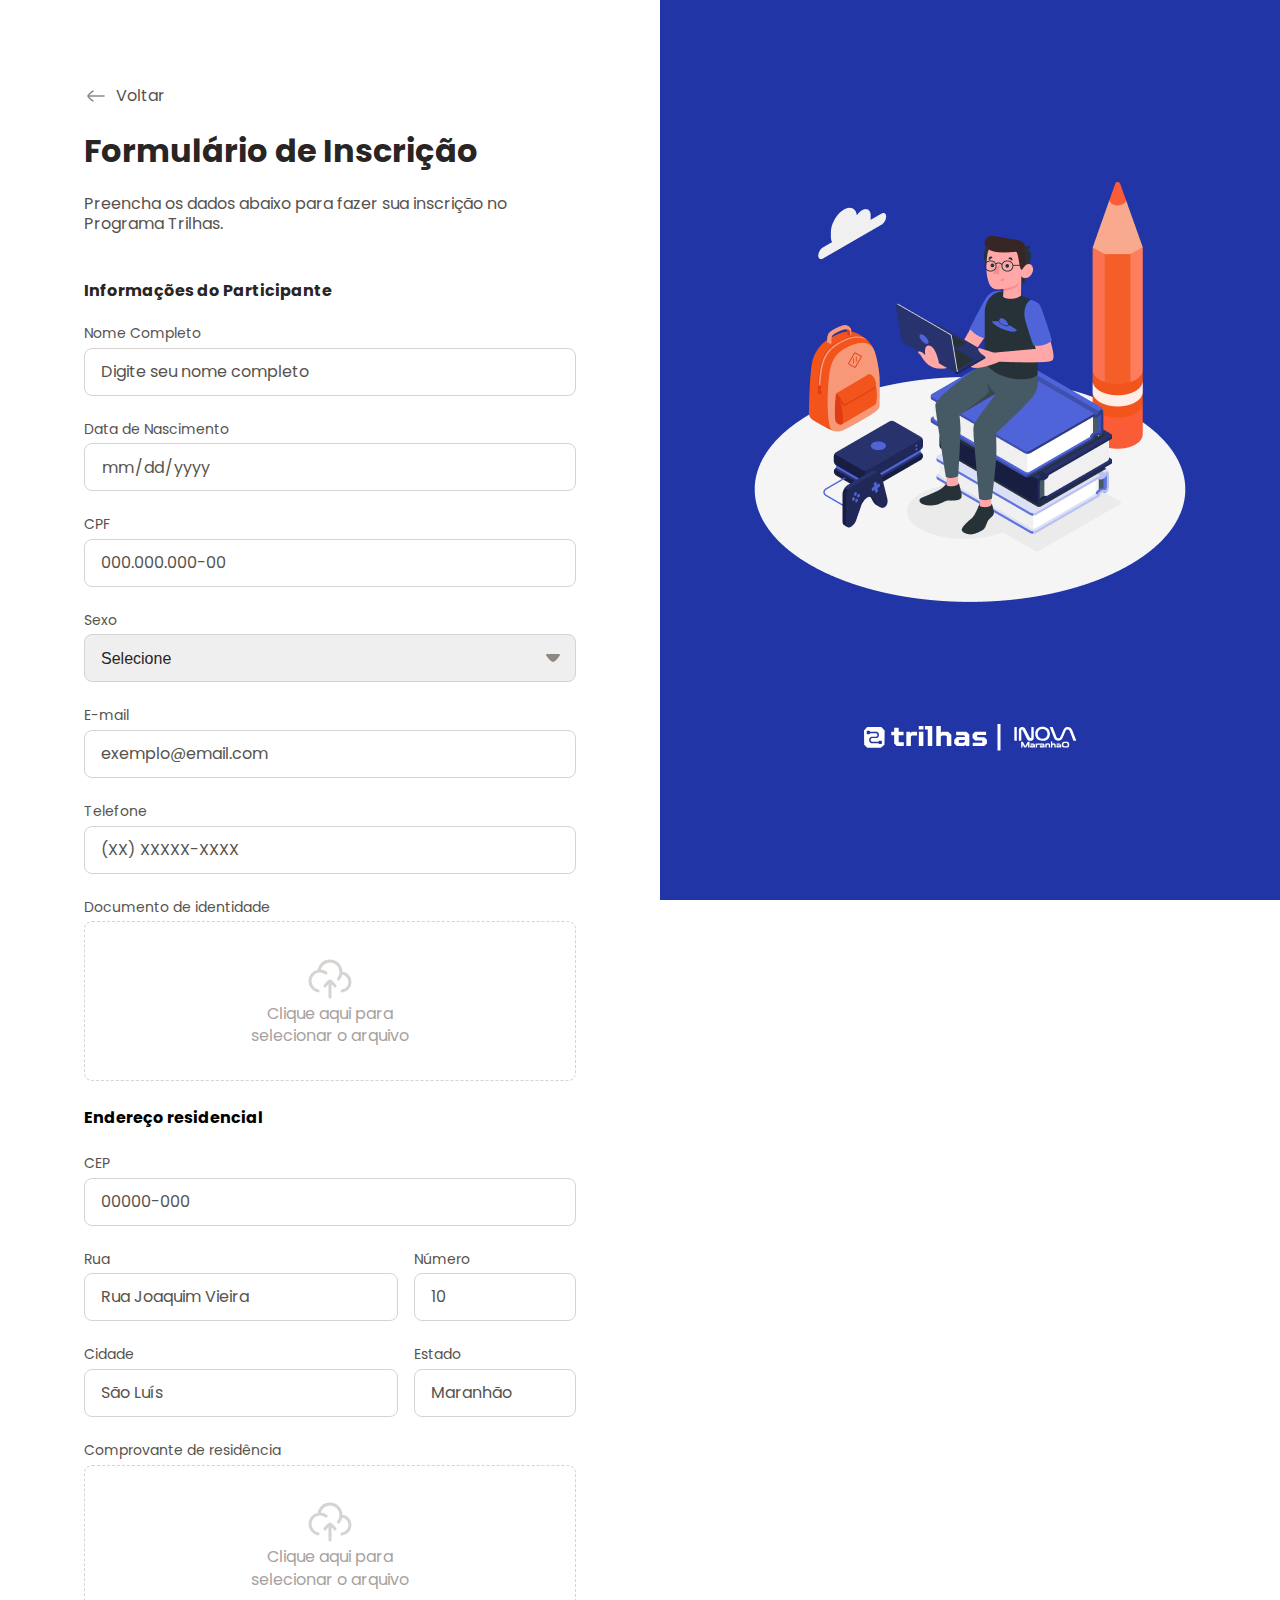
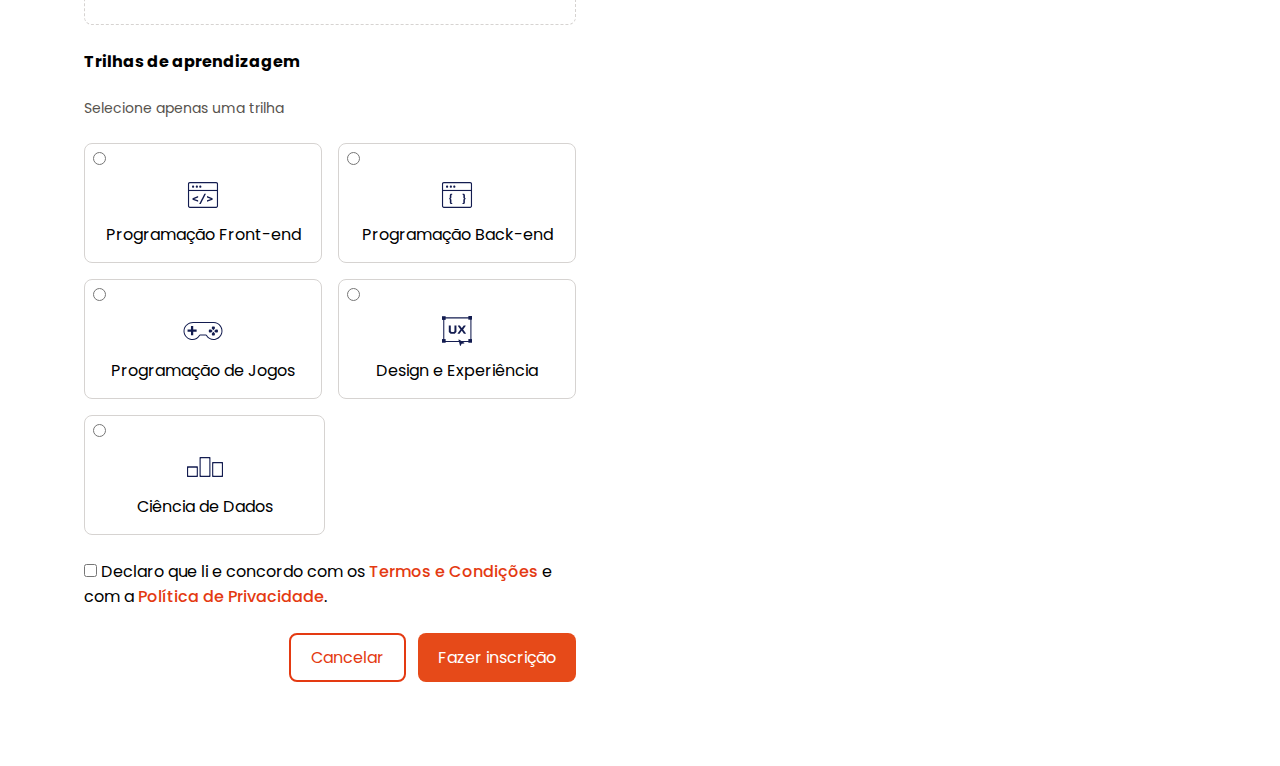
<file: src/index.html>
<!DOCTYPE html>
<html lang="pt-br">
    <head>
        <meta charset="UTF-8">
        <meta name="viewport" content="width=device-width, initial-scale=1.0">
        <title>Formulário de Inscrição</title>
        <link rel="stylesheet" href="css/styles.css">
    </head>
    <body>
        <div class="form-container">

            <div class="spacing__default">
                <div class="back__container">
                    <img src="../assets/images/icons/arrow-left-02.png" alt="arrow-left-02">
                    <p class="text">Voltar</p>
                </div>
                <h1 class="heading1 text__primary">Formulário de Inscrição</h1>
                <p class="text text__secondary">Preencha os dados abaixo para fazer sua inscrição no Programa Trilhas.</p>

                <form class="form__register" action="" method="post">

                    <h4 class="info__participant">Informações do Participante</h4>
                
                    <div class="field">
                        <label class="input__label" for="nome">Nome Completo</label>
                        <input type="text" id="nome" name="nome" placeholder="Digite seu nome completo" required>
                    </div>
                
                    <div class="field">
                        <label class="input__label" for="data_nascimento">Data de Nascimento</label>
                        <input type="date" id="data_nascimento" name="data_nascimento" placeholder="dd/mm/aa" required>
                    </div>
                
                    <div class="field">
                        <label class="input__label" for="cpf">CPF</label>
                        <input type="text" id="cpf" name="cpf" placeholder="000.000.000-00" required>
                    </div>
                
                    <div class="field">
                        <label class="input__label" for="sexo">Sexo</label>
                        <select id="sexo" name="sexo" required>
                            <option value="">Selecione</option>
                            <option value="masculino">Masculino</option>
                            <option value="feminino">Feminino</option>
                            <option value="outro">Outro</option>
                        </select>
                    </div>
                
                    <div class="field">
                        <label class="input__label" for="email">E-mail</label>
                        <input type="email" id="email" name="email" placeholder="exemplo@email.com" required>
                    </div>
                
                    <div class="field">
                        <label class="input__label" for="telefone">Telefone</label>
                        <input type="tel" id="telefone" name="telefone" placeholder="(XX) XXXXX-XXXX" required>
                    </div>
                
                    <div class="field">
                        <label class="input__label" for="identidade">Documento de identidade</label>
                        <label class="input__label file__label" for="identidade">
                            <img src="../assets/images/icons/cloud-upload.svg" alt="nuvem-upload">
                            <p>Clique aqui para</p>
                            <p>selecionar o arquivo</p>
                        </label>
                        <input type="file" id="identidade" name="identidade" required>
                    </div>
                
                    <h4 class="informacoes__participante">Endereço residencial</h4>
                    
                    <div class="field">
                        <label class="input__label" for="cep">CEP</label>
                        <input type="text" id="cep" name="cep" placeholder="00000-000" required>
                    </div>

                    <div class="residential__fields">              
                        <div class="field">
                            <label class="input__label" for="rua">Rua</label>
                            <input type="text" id="rua" name="rua" placeholder="Rua Joaquim Vieira" required>
                        </div>
                        
                        <div class="field">
                            <label class="input__label" for="numero">Número</label>
                            <input type="text" id="numero" name="numero" placeholder="10" required>
                        </div>
                    </div>

                    <div class="residential__fields">
                        <div class="field">
                            <label class="input__label" for="cidade">Cidade</label>
                            <input type="text" id="cidade" name="cidade" placeholder="São Luís" required>
                        </div>
                    
                        <div class="field">
                            <label class="input__label" for="estado">Estado</label>
                            <input type="text" id="estado" name="estado" placeholder="Maranhão" required>
                        </div>
                    </div>

                    <div class="field">
                        <label class="input__label" for="identidade">Comprovante de residência</label>
                        <label class="input__label file__label" for="identidade">
                            <img src="../assets/images/icons/cloud-upload.svg" alt="nuvem-upload">
                            <p>Clique aqui para</p>
                            <p>selecionar o arquivo</p>
                        </label>
                        <input type="file" id="identidade" name="identidade" required>
                    </div>

                    <h4 class="informacoes__participante">Trilhas de aprendizagem</h4>
                
                    <p class="text__command">Selecione apenas uma trilha</p>
                    
                    <div class="cards__trilhas_container">
                        <div class="radio__group">
                            <label class="radio__card">
                                <input type="radio" name="radio-trilha" id="front" value="front">
                                <div class="conteudo-card">
                                    <img src="../assets/images/icons/icon-front.svg" alt="Icone trilha front-end">
                                </div>
                                <p>Programação Front-end</p>
                            </label>
                            
                            <label class="radio__card">
                                <input type="radio" name="radio-trilha" id="back" value="back">
                                <div class="conteudo-card">
                                    <img src="../assets/images/icons/icon-back.svg" alt="Icone trilha back-end">
                                </div>
                                <p>Programação Back-end</p>
                            </label>
                        </div>

                        <div class="radio__group">
                            <label class="radio__card">
                                <input type="radio" name="radio-trilha" id="jogos" value="jogos">
                                <div class="conteudo-card">
                                    <img src="../assets/images/icons/icon-jogos.svg" alt="Icone trilha de jogos">
                                </div>
                                <p>Programação de Jogos</p>
                            </label>
                            
                            <label class="radio__card">
                                <input type="radio" name="radio-trilha" id="design" value="design">
                                <div class="conteudo-card">
                                    <img src="../assets/images/icons/icon-design.svg" alt="Icone trilha design-end">
                                </div>
                                <p>Design e Experiência</p>
                            </label>
                        </div>
                        
                        <label class="radio__card card__data_science">
                            <input type="radio" name="radio-trilha" id="data-science" value="data-science">
                            <div class="conteudo-card">
                                <img src="../assets/images/icons/icon-dados.svg" alt="Icone trilha dados-end">
                            </div>
                            <p>Ciência de Dados</p>
                        </label>
                    </div>

                    <div class="terns">
                        <label class="checkbox--container">
                            <p>
                                <input type="checkbox" name="termos-condicoes" id="term_highlight">
                                Declaro que li e concordo com os <strong class="terms__highlight">Termos e Condições</strong> e com a 
                                <strong class="terms__highlight">Política de Privacidade</strong>.
                            </p>
                        </label>
                    </div>
                    
                    <div class="buttons__container">
                        <button class="cancel">Cancelar</button>
                        <button class="subscribe">Fazer inscrição</button>
                    </div>
            </div>
        </div>
        <div class="image-container background-blue">
            <img class="illustration" src="../assets/images/Ilustration.png" alt="ilustration">
            <img src="../assets/images/logo-trilhas-inova.svg" alt="Logo trilhas inova">
        </div>
    </body>
</html>
</file>
<file: src/css/styles.css>
@import url('https://fonts.googleapis.com/css2?family=Inter:ital,opsz,wght@0,14..32,100..900;1,14..32,100..900&family=Poppins:ital,wght@0,100;0,200;0,300;0,400;0,500;0,600;0,700;0,800;0,900;1,100;1,200;1,300;1,400;1,500;1,600;1,700;1,800;1,900&family=Roboto+Condensed:ital,wght@0,100..900;1,100..900&display=swap');

* {
    margin: 0;
    padding: 0;
    box-sizing: border-box;
}

body {
    display: flex;
    font-family: var(--font-primary);
}

:root {
    --color-brand-primary: #F67841;
    --color-brand-secondary: #F3541C;
    --color-brand-tertiary: #E43A12;
    --color-brand-quaternary: #2135A6;
    --color-brand-dark: #e64a19;
    --color-brand-dark-hover: #b33610;


    --color-surface-primary: #FFFFFF;
    --color-surface-secondary: #FEE7D6;
    --color-surface-disabled: #E7E5E4;

    --color-text-primary: #292524;
    --color-text-secondary: #57534E;
    --color-text-tertiary: #8F8881;
    --color-text-highlight: #E43A12;

    --color-stroke-default: #D6D3D1;
    --color-stroke-highlight: #F3541C;
    --color-stroke-hightlight-focus: rgba(243, 84, 28, 0.9); 
    
    --color-text-input-file: #A8A29E;

    --color-semantic-error: #DC2626;

    --font-primary: 'Poppins', sans-serif;
}

.heading1 {
    font-size: 2rem; /* Dividir 16, encontra valor em rem */
    line-height: 120%;
    font-weight: bold;
}

.heading2 {
    font-size: 1.5rem;
    line-height: 120%;
    font-weight: bold;
}

.heading3 {
    font-size: 1.25rem;
    line-height: 120%;
    font-weight: bold;
}

.heading4 {
    font-size: 1.25rem;
    line-height: 120%;
    font-weight: 600;
}

.text {
    color: var(--color-text-secondary);
    font-size: 1rem;
    line-height: 120%;
}

.back__container {
    display: flex;
    align-items: center;
    gap: 8px;
}

.text__primary {
    color: var(--color-text-primary);
}

.text__secondary {
    color: var(--color-text-secondary);
}

.spacing__default {
    padding: 64px;
    display: flex;
    flex-direction: column;
    gap: 24px;
}

.background-blue {
    background-color: var(--color-brand-quaternary);
    height: 100%;
}

.illustration {
    align-self: center;
}

.image-container {
    flex: 1;
    background: var(--color-brand-quaternary);
    display: flex;
    align-items: center;
    justify-content: center;
    flex-direction: column;
    gap: 75px;
    position: sticky;
    top: 0;
    height: 100vh;
}

.form-container {
    flex: 1;
    padding: 1.25rem;
    overflow-y: auto;
}

.form__register {
    display: flex;
    flex-direction: column;
    gap: 24px;
}

.info__participant {
    display: flex;
    font-size: 1rem;
    color: var(--color-text-primary);
    width: 100%;
    flex-direction: column;
    height: 10%;
    margin-top: 24px;
    line-height: 120%;
}

.field {
    display: flex;
    flex-direction: column;
    gap: 4px;
}

.input__label {
    font-weight: 400;
    font-size: 0.875rem;
    color: var(--color-text-secondary);
    line-height: 140%;
}

input {
    height: 48px;
    border: 1px solid var(--color-stroke-default);
    border-radius: 8px;
    color: var(--color-text-primary);
    font-size: 1rem;
    padding: 12px 16px;
}

input:focus {
    outline: none;
    box-shadow: 0 0 5px var(--color-stroke-hightlight-focus);
    border: 2px solid var(--color-stroke-highlight);
}

input::placeholder {
    color: var(--color-text-secondary);
    font-family: var(--font-primary);
}

input[type="date"] {
    font-family: var(--font-primary);
}

input[type="date"]::-webkit-calendar-picker-indicator {
    opacity: 0;
}

input[type="date"]::-webkit-datetime-edit {
    color: var(--color-text-secondary);
}

select {
    appearance: none; /* Remove a aparência padrão */
    -webkit-appearance: none; /* Para Safari e Chrome */
    -moz-appearance: none; /* Para Firefox */
    
    border: 1px solid var(--color-stroke-default);
    border-radius: 8px;
    color: var(--color-text-primary);
    font-size: 1rem;
    height: 48px;
    padding: 12px 16px;

    background-image: url('../../assets/images/icons/arrow-down-01.svg');
    background-repeat: no-repeat;
    background-position: right 10px center;
    background-size: 24px;
}

select:focus {
    box-shadow: 0 0 5px var(--color-stroke-hightlight-focus);
    border: 2px solid var(--color-stroke-highlight);
    outline: none;
}

input[type="file"] {
    display: none;
}

.file__label {
    border: 1px dashed var(--color-stroke-default);
    border-radius: 8px;
    background-color: var(--color-surface-primary);
    color: var(--color-text-input-file);
    font-size: 1rem;
    height: 160px;
    text-align: center;
    display: flex;
    flex-direction: column;
    align-items: center;
    justify-content: center;
}

.residential__fields {
    display: flex;
    gap: 16px;
    width: 100%;
}

.residential__fields .field:first-child {
    width: 66%;
}

.residential__fields .field:last-child {
    width: 33%;
}

.text__command {
    font-size: 0.875rem;
    color: var(--color-text-secondary);
}

.radio__group {
    display: flex;
    gap: 16px;
}

.cards__trilhas_container {
    display: flex;
    flex-direction: column;
    gap: 16px;
}

.radio__card {
    position: relative;
    display: flex;
    align-items: center;
    justify-content: center;
    flex-direction: column;
    border: 1px solid var(--color-stroke-default);
    border-radius: 8px;
    cursor: pointer;
    padding: 32px 16px 16px;
    width: 100%;
    height: 120px;
}

.card__data_science {
    width: 49%;
}

.radio__card input {
    position: absolute;
    top: 8px;
    left: 8px;
    height: auto;
    box-shadow: none;
}

input[type="radio"]:checked {
    border: 2px solid var(--color-stroke-highlight);    
}

input[type="checkbox"] {
    height: auto;
}

.terms {
    font-weight: 400;
    font-size: 1rem;
    line-height: 150%;
    color: var(--color-text-secondary);
    display: flex;
    align-items: center;
    margin: 24px 0;
}

.terms a {
    color: #ff5722;
    text-decoration: none;
    font-weight: bold;
}

.terms__highlight {
    color: var(--color-brand-tertiary);
    font-weight: 500;
}

.buttons__container {
    display: flex;
    gap: 12px;
    justify-content: flex-end; 
}

.cancel {
    background: transparent;
    border: 2px solid var(--color-text-highlight);
    color: var(--color-text-highlight);
    padding: 10px 20px;
    border-radius: 8px;
    cursor: pointer;
    font-size: 1rem;
    font-family: var(--font-primary);
}

.subscribe {
    background: var(--color-brand-dark);
    border: none;
    color: var(--color-surface-primary);
    padding: 10px 20px;
    border-radius: 8px;
    cursor: pointer;
    font-size: 1rem;
    font-family: var(--font-primary);
}

.cancel:hover {
    background: var(--color-text-highlight);
    color: var(--color-surface-primary);
}

.subscribe:hover {
    background: var(--color-brand-dark-hover);
}
</file>
